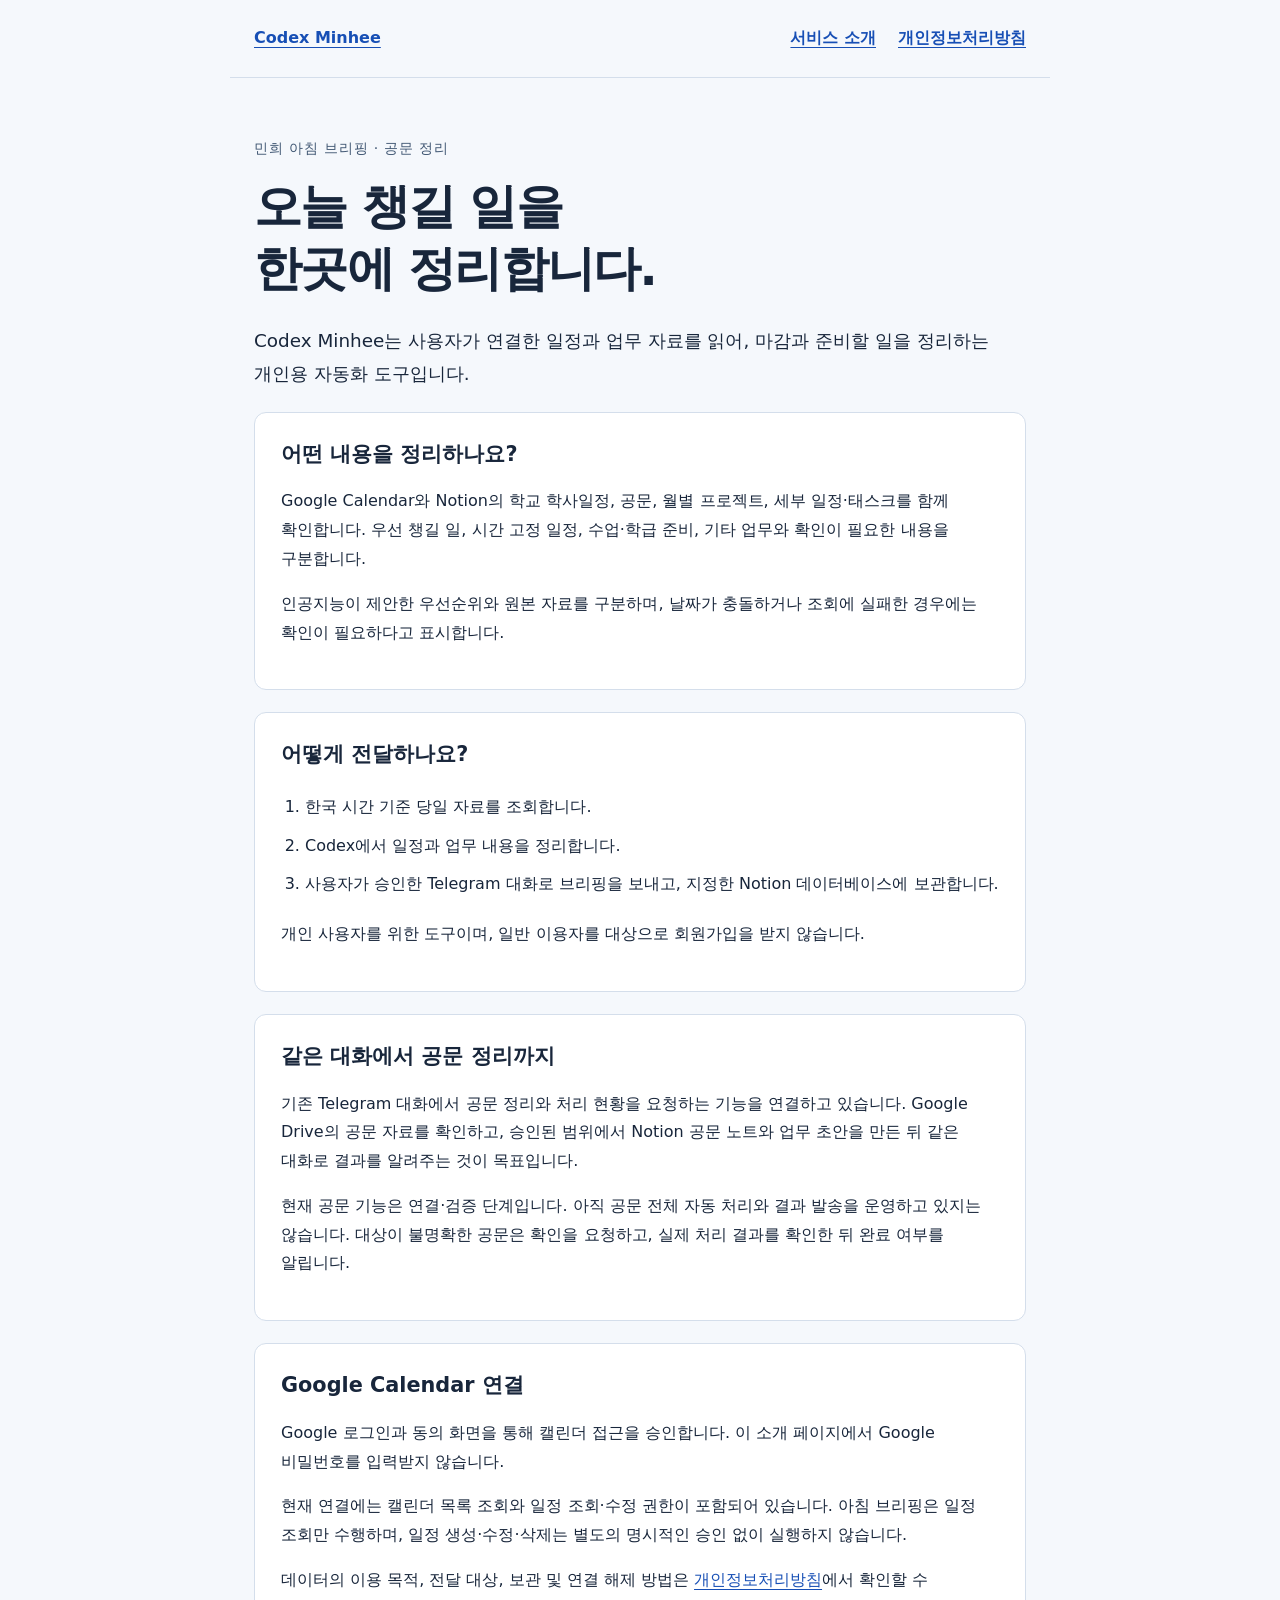
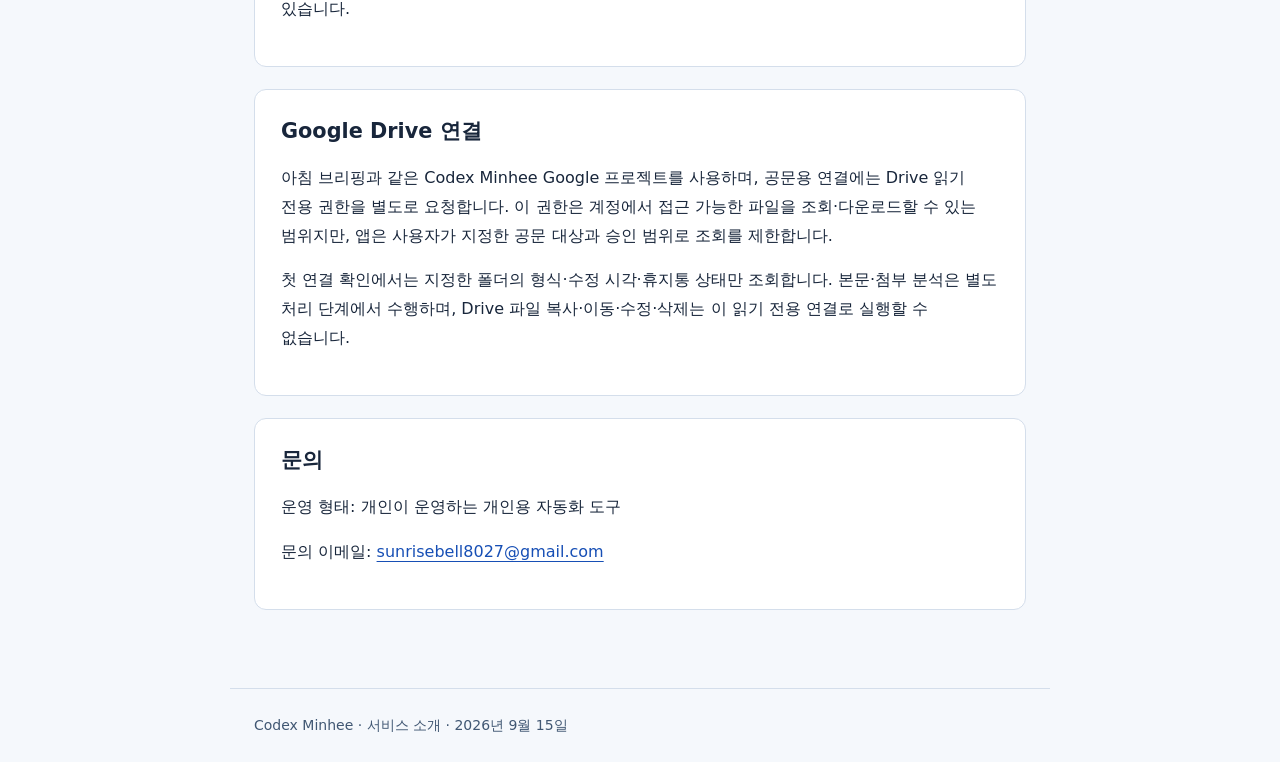
<file: index.html>
<!doctype html>
<html lang="ko"><head><meta charset="utf-8"><meta name="viewport" content="width=device-width, initial-scale=1"><meta name="robots" content="noindex"><title>Codex Minhee · 아침 브리핑과 공문 정리</title><meta name="description" content="일정과 업무 자료를 정리하는 개인용 아침 브리핑·공문 정리 도구 Codex Minhee를 소개합니다."><link rel="stylesheet" href="style.css"></head><body>
<header><a href="index.html">Codex Minhee</a><nav aria-label="주 메뉴"><a href="index.html" aria-current="page">서비스 소개</a><a href="privacy.html">개인정보처리방침</a></nav></header>
<main><p class="eyebrow">민희 아침 브리핑 · 공문 정리</p><h1>오늘 챙길 일을<br>한곳에 정리합니다.</h1><p class="lead">Codex Minhee는 사용자가 연결한 일정과 업무 자료를 읽어, 마감과 준비할 일을 정리하는 개인용 자동화 도구입니다.</p>
<section><h2>어떤 내용을 정리하나요?</h2><p>Google Calendar와 Notion의 학교 학사일정, 공문, 월별 프로젝트, 세부 일정·태스크를 함께 확인합니다. 우선 챙길 일, 시간 고정 일정, 수업·학급 준비, 기타 업무와 확인이 필요한 내용을 구분합니다.</p><p>인공지능이 제안한 우선순위와 원본 자료를 구분하며, 날짜가 충돌하거나 조회에 실패한 경우에는 확인이 필요하다고 표시합니다.</p></section>
<section><h2>어떻게 전달하나요?</h2><ol class="steps"><li>한국 시간 기준 당일 자료를 조회합니다.</li><li>Codex에서 일정과 업무 내용을 정리합니다.</li><li>사용자가 승인한 Telegram 대화로 브리핑을 보내고, 지정한 Notion 데이터베이스에 보관합니다.</li></ol><p>개인 사용자를 위한 도구이며, 일반 이용자를 대상으로 회원가입을 받지 않습니다.</p></section>
<section><h2>같은 대화에서 공문 정리까지</h2><p>기존 Telegram 대화에서 공문 정리와 처리 현황을 요청하는 기능을 연결하고 있습니다. Google Drive의 공문 자료를 확인하고, 승인된 범위에서 Notion 공문 노트와 업무 초안을 만든 뒤 같은 대화로 결과를 알려주는 것이 목표입니다.</p><p>현재 공문 기능은 연결·검증 단계입니다. 아직 공문 전체 자동 처리와 결과 발송을 운영하고 있지는 않습니다. 대상이 불명확한 공문은 확인을 요청하고, 실제 처리 결과를 확인한 뒤 완료 여부를 알립니다.</p></section><section><h2>Google Calendar 연결</h2><p>Google 로그인과 동의 화면을 통해 캘린더 접근을 승인합니다. 이 소개 페이지에서 Google 비밀번호를 입력받지 않습니다.</p><p>현재 연결에는 캘린더 목록 조회와 일정 조회·수정 권한이 포함되어 있습니다. 아침 브리핑은 일정 조회만 수행하며, 일정 생성·수정·삭제는 별도의 명시적인 승인 없이 실행하지 않습니다.</p><p>데이터의 이용 목적, 전달 대상, 보관 및 연결 해제 방법은 <a href="privacy.html">개인정보처리방침</a>에서 확인할 수 있습니다.</p></section>
<section><h2>Google Drive 연결</h2><p>아침 브리핑과 같은 Codex Minhee Google 프로젝트를 사용하며, 공문용 연결에는 Drive 읽기 전용 권한을 별도로 요청합니다. 이 권한은 계정에서 접근 가능한 파일을 조회·다운로드할 수 있는 범위지만, 앱은 사용자가 지정한 공문 대상과 승인 범위로 조회를 제한합니다.</p><p>첫 연결 확인에서는 지정한 폴더의 형식·수정 시각·휴지통 상태만 조회합니다. 본문·첨부 분석은 별도 처리 단계에서 수행하며, Drive 파일 복사·이동·수정·삭제는 이 읽기 전용 연결로 실행할 수 없습니다.</p></section><section><h2>문의</h2><p>운영 형태: 개인이 운영하는 개인용 자동화 도구</p><p>문의 이메일: <a href="mailto:sunrisebell8027@gmail.com">sunrisebell8027@gmail.com</a></p></section></main><footer>Codex Minhee · 서비스 소개 · 2026년 9월 15일</footer></body></html>
</file>
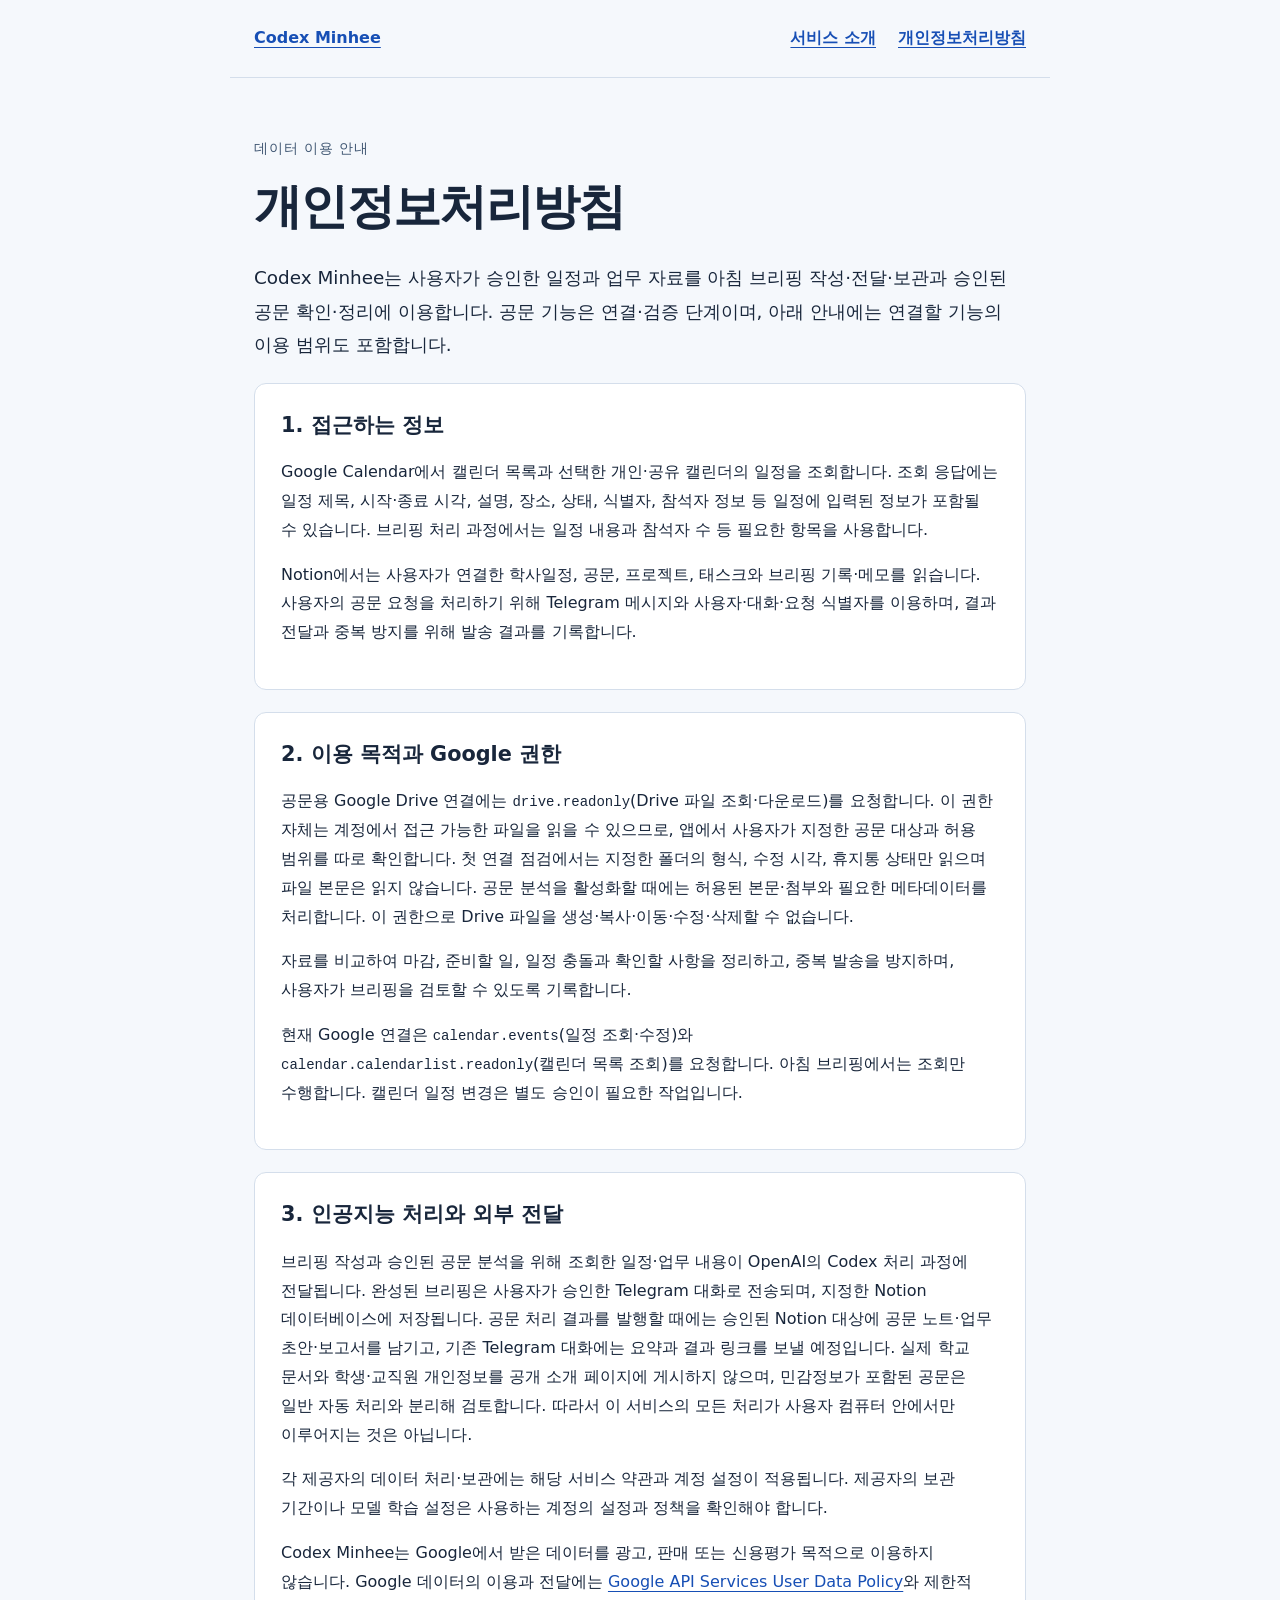
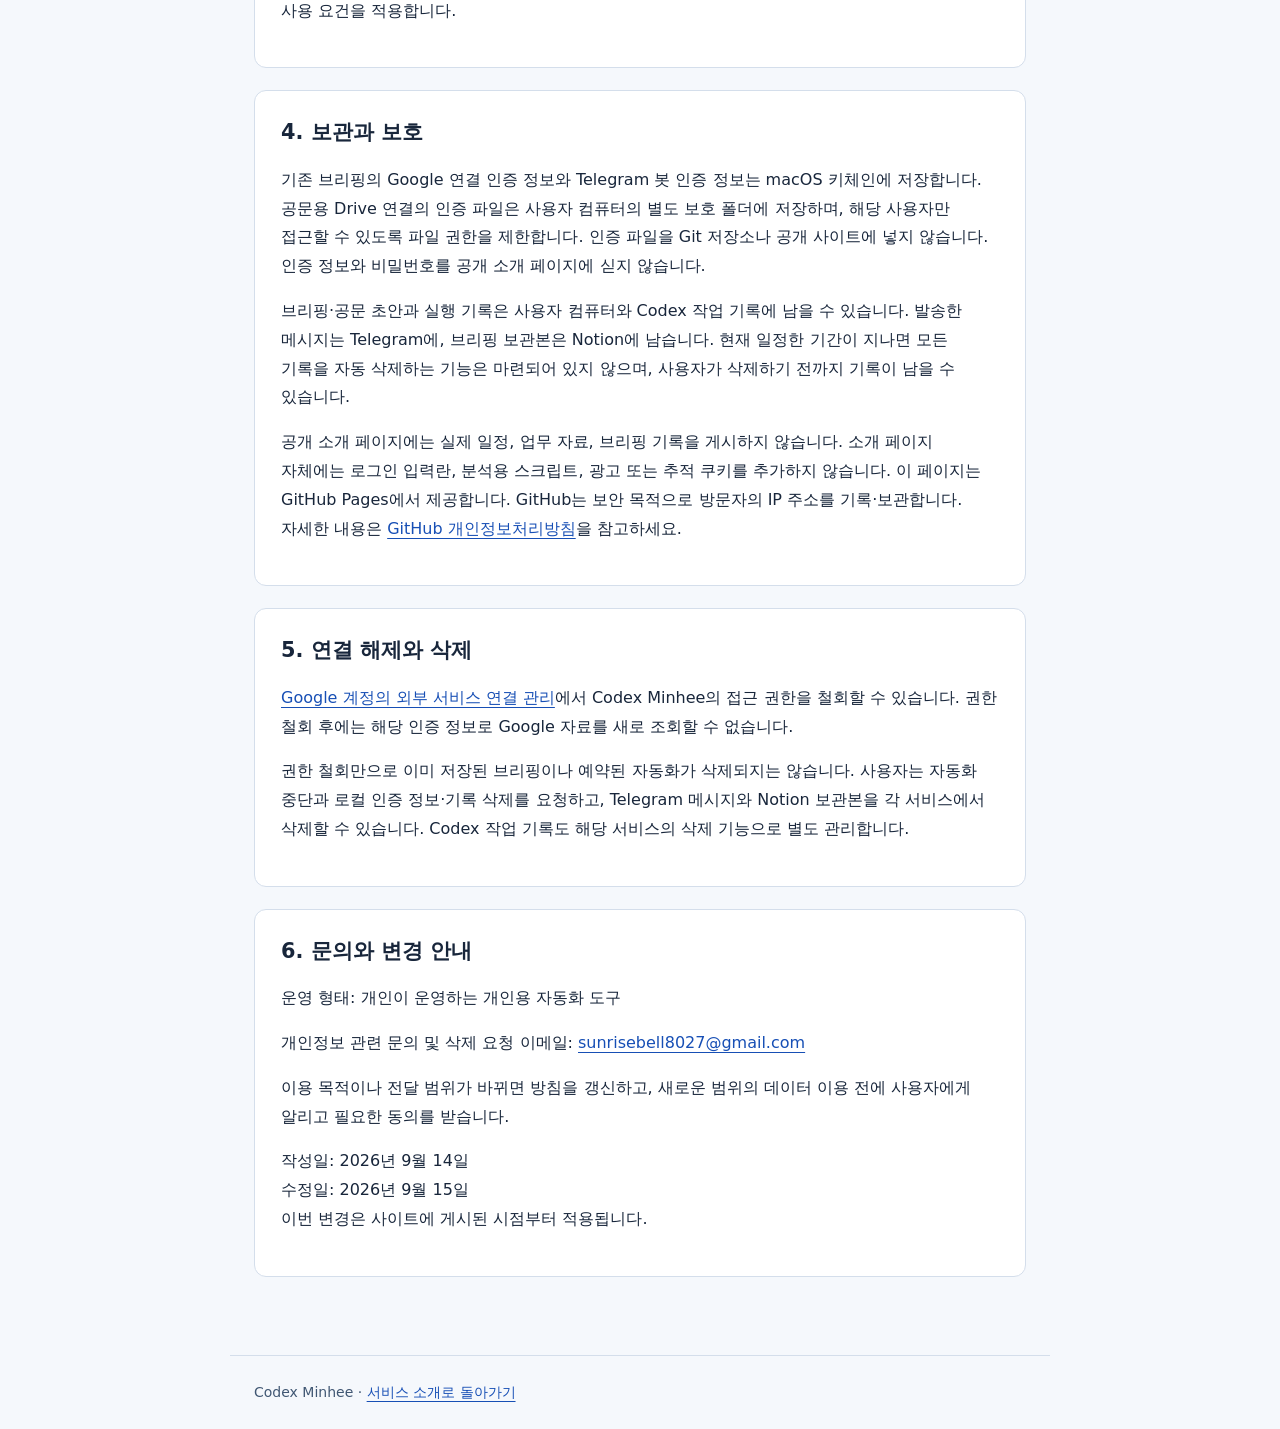
<file: privacy.html>
<!doctype html>
<html lang="ko"><head><meta charset="utf-8"><meta name="viewport" content="width=device-width, initial-scale=1"><meta name="robots" content="noindex"><title>개인정보처리방침 · Codex Minhee</title><meta name="description" content="Codex Minhee가 일정과 업무 자료를 조회, 이용, 전달, 보관하는 방식을 설명합니다."><link rel="stylesheet" href="style.css"></head><body>
<header><a href="index.html">Codex Minhee</a><nav aria-label="주 메뉴"><a href="index.html">서비스 소개</a><a href="privacy.html" aria-current="page">개인정보처리방침</a></nav></header>
<main><p class="eyebrow">데이터 이용 안내</p><h1>개인정보처리방침</h1><p class="lead">Codex Minhee는 사용자가 승인한 일정과 업무 자료를 아침 브리핑 작성·전달·보관과 승인된 공문 확인·정리에 이용합니다. 공문 기능은 연결·검증 단계이며, 아래 안내에는 연결할 기능의 이용 범위도 포함합니다.</p>
<section><h2>1. 접근하는 정보</h2><p>Google Calendar에서 캘린더 목록과 선택한 개인·공유 캘린더의 일정을 조회합니다. 조회 응답에는 일정 제목, 시작·종료 시각, 설명, 장소, 상태, 식별자, 참석자 정보 등 일정에 입력된 정보가 포함될 수 있습니다. 브리핑 처리 과정에서는 일정 내용과 참석자 수 등 필요한 항목을 사용합니다.</p><p>Notion에서는 사용자가 연결한 학사일정, 공문, 프로젝트, 태스크와 브리핑 기록·메모를 읽습니다. 사용자의 공문 요청을 처리하기 위해 Telegram 메시지와 사용자·대화·요청 식별자를 이용하며, 결과 전달과 중복 방지를 위해 발송 결과를 기록합니다.</p></section>
<section><h2>2. 이용 목적과 Google 권한</h2><p>공문용 Google Drive 연결에는 <code>drive.readonly</code>(Drive 파일 조회·다운로드)를 요청합니다. 이 권한 자체는 계정에서 접근 가능한 파일을 읽을 수 있으므로, 앱에서 사용자가 지정한 공문 대상과 허용 범위를 따로 확인합니다. 첫 연결 점검에서는 지정한 폴더의 형식, 수정 시각, 휴지통 상태만 읽으며 파일 본문은 읽지 않습니다. 공문 분석을 활성화할 때에는 허용된 본문·첨부와 필요한 메타데이터를 처리합니다. 이 권한으로 Drive 파일을 생성·복사·이동·수정·삭제할 수 없습니다.</p><p>자료를 비교하여 마감, 준비할 일, 일정 충돌과 확인할 사항을 정리하고, 중복 발송을 방지하며, 사용자가 브리핑을 검토할 수 있도록 기록합니다.</p><p>현재 Google 연결은 <code>calendar.events</code>(일정 조회·수정)와 <code>calendar.calendarlist.readonly</code>(캘린더 목록 조회)를 요청합니다. 아침 브리핑에서는 조회만 수행합니다. 캘린더 일정 변경은 별도 승인이 필요한 작업입니다.</p></section>
<section><h2>3. 인공지능 처리와 외부 전달</h2><p>브리핑 작성과 승인된 공문 분석을 위해 조회한 일정·업무 내용이 OpenAI의 Codex 처리 과정에 전달됩니다. 완성된 브리핑은 사용자가 승인한 Telegram 대화로 전송되며, 지정한 Notion 데이터베이스에 저장됩니다. 공문 처리 결과를 발행할 때에는 승인된 Notion 대상에 공문 노트·업무 초안·보고서를 남기고, 기존 Telegram 대화에는 요약과 결과 링크를 보낼 예정입니다. 실제 학교 문서와 학생·교직원 개인정보를 공개 소개 페이지에 게시하지 않으며, 민감정보가 포함된 공문은 일반 자동 처리와 분리해 검토합니다. 따라서 이 서비스의 모든 처리가 사용자 컴퓨터 안에서만 이루어지는 것은 아닙니다.</p><p>각 제공자의 데이터 처리·보관에는 해당 서비스 약관과 계정 설정이 적용됩니다. 제공자의 보관 기간이나 모델 학습 설정은 사용하는 계정의 설정과 정책을 확인해야 합니다.</p><p>Codex Minhee는 Google에서 받은 데이터를 광고, 판매 또는 신용평가 목적으로 이용하지 않습니다. Google 데이터의 이용과 전달에는 <a href="https://developers.google.com/terms/api-services-user-data-policy">Google API Services User Data Policy</a>와 제한적 사용 요건을 적용합니다.</p></section>
<section><h2>4. 보관과 보호</h2><p>기존 브리핑의 Google 연결 인증 정보와 Telegram 봇 인증 정보는 macOS 키체인에 저장합니다. 공문용 Drive 연결의 인증 파일은 사용자 컴퓨터의 별도 보호 폴더에 저장하며, 해당 사용자만 접근할 수 있도록 파일 권한을 제한합니다. 인증 파일을 Git 저장소나 공개 사이트에 넣지 않습니다. 인증 정보와 비밀번호를 공개 소개 페이지에 싣지 않습니다.</p><p>브리핑·공문 초안과 실행 기록은 사용자 컴퓨터와 Codex 작업 기록에 남을 수 있습니다. 발송한 메시지는 Telegram에, 브리핑 보관본은 Notion에 남습니다. 현재 일정한 기간이 지나면 모든 기록을 자동 삭제하는 기능은 마련되어 있지 않으며, 사용자가 삭제하기 전까지 기록이 남을 수 있습니다.</p><p>공개 소개 페이지에는 실제 일정, 업무 자료, 브리핑 기록을 게시하지 않습니다. 소개 페이지 자체에는 로그인 입력란, 분석용 스크립트, 광고 또는 추적 쿠키를 추가하지 않습니다. 이 페이지는 GitHub Pages에서 제공합니다. GitHub는 보안 목적으로 방문자의 IP 주소를 기록·보관합니다. 자세한 내용은 <a href="https://docs.github.com/en/site-policy/privacy-policies/github-general-privacy-statement">GitHub 개인정보처리방침</a>을 참고하세요.</p></section>
<section><h2>5. 연결 해제와 삭제</h2><p><a href="https://myaccount.google.com/connections">Google 계정의 외부 서비스 연결 관리</a>에서 Codex Minhee의 접근 권한을 철회할 수 있습니다. 권한 철회 후에는 해당 인증 정보로 Google 자료를 새로 조회할 수 없습니다.</p><p>권한 철회만으로 이미 저장된 브리핑이나 예약된 자동화가 삭제되지는 않습니다. 사용자는 자동화 중단과 로컬 인증 정보·기록 삭제를 요청하고, Telegram 메시지와 Notion 보관본을 각 서비스에서 삭제할 수 있습니다. Codex 작업 기록도 해당 서비스의 삭제 기능으로 별도 관리합니다.</p></section>
<section><h2>6. 문의와 변경 안내</h2><p>운영 형태: 개인이 운영하는 개인용 자동화 도구</p><p>개인정보 관련 문의 및 삭제 요청 이메일: <a href="mailto:sunrisebell8027@gmail.com">sunrisebell8027@gmail.com</a></p><p>이용 목적이나 전달 범위가 바뀌면 방침을 갱신하고, 새로운 범위의 데이터 이용 전에 사용자에게 알리고 필요한 동의를 받습니다.</p><p>작성일: 2026년 9월 14일<br>수정일: 2026년 9월 15일<br>이번 변경은 사이트에 게시된 시점부터 적용됩니다.</p></section></main><footer>Codex Minhee · <a href="index.html">서비스 소개로 돌아가기</a></footer></body></html>
</file>
<file: style.css>
:root{color-scheme:light;font-family:system-ui,-apple-system,"Apple SD Gothic Neo","Noto Sans KR",sans-serif;color:#18263b;background:#f5f8fc;line-height:1.8}*{box-sizing:border-box}body{margin:0}a{color:#174fb5;text-underline-offset:4px}a:focus-visible{outline:3px solid #174fb5;outline-offset:5px}header,main,footer{max-width:820px;margin:auto;padding:24px}header{display:flex;justify-content:space-between;gap:20px;flex-wrap:wrap;border-bottom:1px solid #d4deeb}header a{font-weight:700}nav{display:flex;gap:22px;flex-wrap:wrap}main{padding-top:44px;padding-bottom:56px}h1{font-size:clamp(2rem,6vw,3rem);line-height:1.3;margin:12px 0 24px;letter-spacing:-.035em}h2{font-size:1.3rem;line-height:1.5;margin-top:0}p,li{font-size:1rem;word-break:keep-all;overflow-wrap:anywhere}section{background:white;border:1px solid #d4deeb;border-radius:12px;padding:26px;margin:22px 0}.lead{font-size:1.15rem}.eyebrow{font-size:.875rem;color:#405773;letter-spacing:.06em}.draft{border-left:4px solid #bd6a09;background:#fff3db;padding:14px 18px;font-size:.95rem}.steps{padding-left:24px}.steps li{padding:5px 0}footer{font-size:.875rem;border-top:1px solid #d4deeb;color:#405773}code{font-size:.875rem;overflow-wrap:anywhere} @media(max-width:480px){header,main,footer{padding:20px}section{padding:20px}h1{font-size:2rem}}@media print{body{background:white}.draft{border:1px solid}section{break-inside:avoid}}
</file>
